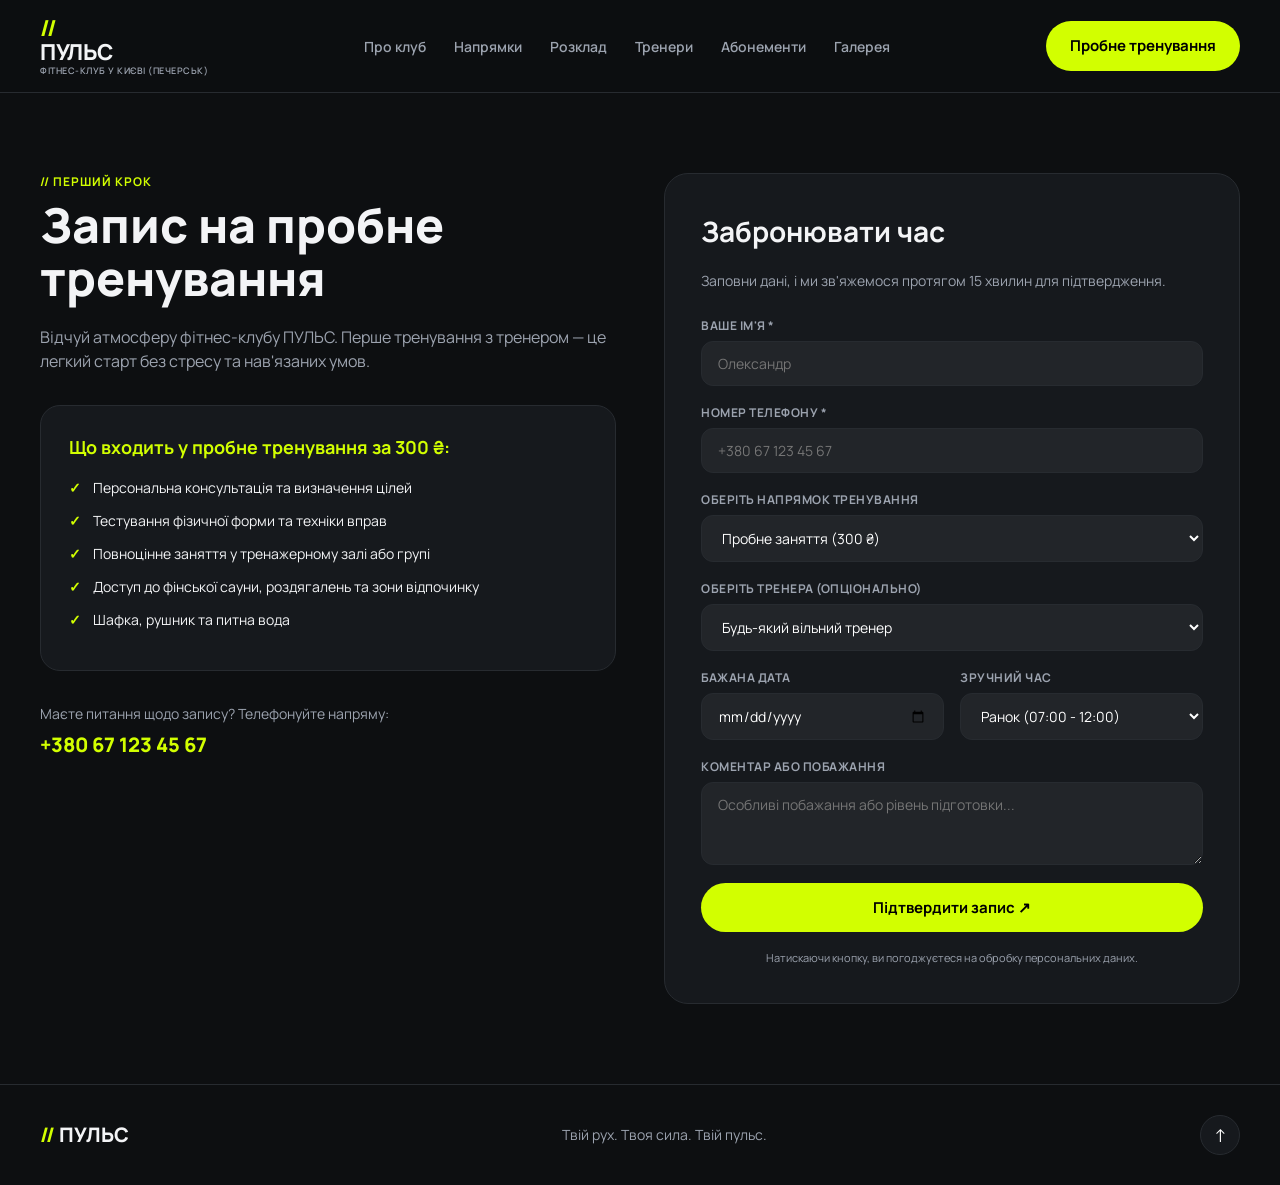
<file: booking.html>
<!DOCTYPE html>
<html lang="uk">
<head>
  <meta charset="UTF-8">
  <meta name="viewport" content="width=device-width, initial-scale=1.0">
  <title>// Запис на тренування — ПУЛЬС</title>
  <link rel="stylesheet" href="style.css">
  <link rel="preconnect" href="https://fonts.googleapis.com">
  <link rel="preconnect" href="https://fonts.gstatic.com" crossorigin>
  <link href="https://fonts.googleapis.com/css2?family=Manrope:wght@400;500;600;700;800&display=swap" rel="stylesheet">
</head>
<body>

  <!-- Навігація -->
  <header class="header">
    <div class="container header-container">
      <a href="index.html" class="logo">
        <span class="logo-accent">//</span> ПУЛЬС
        <span class="logo-sub">ФІТНЕС-КЛУБ У КИЄВІ (ПЕЧЕРСЬК)</span>
      </a>
      <nav class="nav-menu" id="navMenu">
        <a href="index.html#about" class="nav-link">Про клуб</a>
        <a href="index.html#directions" class="nav-link">Напрямки</a>
        <a href="index.html#schedule" class="nav-link">Розклад</a>
        <a href="index.html#trainers" class="nav-link">Тренери</a>
        <a href="index.html#pricing" class="nav-link">Абонементи</a>
        <a href="gallery.html" class="nav-link">Галерея</a>
      </nav>
      <div class="header-actions">
        <a href="booking.html" class="btn btn-primary">Пробне тренування</a>
        <button class="hamburger" id="hamburgerBtn" aria-label="Меню">
          <span></span><span></span><span></span>
        </button>
      </div>
    </div>
  </header>

  <main>
    <section class="booking-section">
      <div class="container">
        <div class="booking-grid">
          
          <!-- Ліва колонка: Інформація -->
          <div class="booking-info-col">
            <span class="section-badge">// ПЕРШИЙ КРОК</span>
            <h1 class="booking-title">Запис на пробне тренування</h1>
            <p class="booking-desc">
              Відчуй атмосферу фітнес-клубу ПУЛЬС. Перше тренування з тренером — це легкий старт без стресу та нав'язаних умов.
            </p>

            <div class="trial-included">
              <h3>Що входить у пробне тренування за 300 ₴:</h3>
              <ul class="included-list">
                <li><span class="check-icon">✓</span> Персональна консультація та визначення цілей</li>
                <li><span class="check-icon">✓</span> Тестування фізичної форми та техніки вправ</li>
                <li><span class="check-icon">✓</span> Повноцінне заняття у тренажерному залі або групі</li>
                <li><span class="check-icon">✓</span> Доступ до фінської сауни, роздягалень та зони відпочинку</li>
                <li><span class="check-icon">✓</span> Шафка, рушник та питна вода</li>
              </ul>
            </div>

            <div class="booking-contacts-snippet">
              <p>Маєте питання щодо запису? Телефонуйте напряму:</p>
              <a href="tel:+380671234567" class="phone-link">+380 67 123 45 67</a>
            </div>
          </div>

          <!-- Права колонка: Форма -->
          <div class="booking-form-col">
            <form class="custom-booking-form" id="mainBookingForm">
              <h2>Забронювати час</h2>
              <p class="form-subtext">Заповни дані, і ми зв'яжемося протягом 15 хвилин для підтвердження.</p>

              <div class="form-group">
                <label for="userName">Ваше ім'я *</label>
                <input type="text" id="userName" placeholder="Олександр" required>
              </div>

              <div class="form-group">
                <label for="userPhone">Номер телефону *</label>
                <input type="tel" id="userPhone" placeholder="+380 67 123 45 67" required>
              </div>

              <div class="form-group">
                <label for="workoutType">Оберіть напрямок тренування</label>
                <select id="workoutType">
                  <option value="trial">Пробне заняття (300 ₴)</option>
                  <option value="power">Силові тренування / Power</option>
                  <option value="cardio">Cardio & HIIT</option>
                  <option value="balance">Йога / Пілатес / Stretching</option>
                  <option value="personal">Персональний тренер</option>
                </select>
              </div>

              <div class="form-group">
                <label for="trainerSelect">Оберіть тренера (опціонально)</label>
                <select id="trainerSelect">
                  <option value="any">Будь-який вільний тренер</option>
                  <option value="bondar">Андрій Бондар (Силове, Functional)</option>
                  <option value="koval">Марія Коваль (Йога, Pilates)</option>
                  <option value="levchenko">Максим Левченко (HIIT, Boxing)</option>
                  <option value="savchuk">Олена Савчук (Йога-Баланс)</option>
                </select>
              </div>

              <div class="form-row">
                <div class="form-group">
                  <label for="preferredDate">Бажана дата</label>
                  <input type="date" id="preferredDate">
                </div>
                <div class="form-group">
                  <label for="preferredTime">Зручний час</label>
                  <select id="preferredTime">
                    <option value="morning">Ранок (07:00 - 12:00)</option>
                    <option value="day">День (12:00 - 17:00)</option>
                    <option value="evening">Вечір (17:00 - 22:00)</option>
                  </select>
                </div>
              </div>

              <div class="form-group">
                <label for="userComment">Коментар або побажання</label>
                <textarea id="userComment" rows="3" placeholder="Особливі побажання або рівень підготовки..."></textarea>
              </div>

              <button type="submit" class="btn btn-primary full-width">Підтвердити запис ↗</button>
              <p class="form-privacy">Натискаючи кнопку, ви погоджуєтеся на обробку персональних даних.</p>
            </form>
          </div>

        </div>
      </div>
    </section>
  </main>

  <!-- Футер -->
  <footer class="footer">
    <div class="container footer-content">
      <div class="footer-logo">
        <span class="logo-accent">//</span> ПУЛЬС
      </div>
      <div class="footer-slogan">Твій рух. Твоя сила. Твій пульс.</div>
      <button class="scroll-top-btn" id="scrollTopBtn" aria-label="Вгору">↑</button>
    </div>
  </footer>

  <script src="script.js"></script>
</body>
</html>
</file>
<file: style.css>
/* --- Скидання та Базові Стилі --- */
* {
  box-sizing: border-box;
  margin: 0;
  padding: 0;
}

:root {
  --bg-dark: #0d0f11;
  --bg-card: #16191d;
  --bg-card-hover: #1f2329;
  --accent: #d2ff00; /* Неоново-салатовий */
  --accent-hover: #b8e600;
  --text-main: #f3f4f6;
  --text-muted: #9ca3af;
  --border-color: #272b30;
  --font-family: 'Manrope', sans-serif;
}

body {
  background-color: var(--bg-dark);
  color: var(--text-main);
  font-family: var(--font-family);
  line-height: 1.5;
  overflow-x: hidden;
}

.container {
  max-width: 1240px;
  margin: 0 auto;
  padding: 0 20px;
}

a {
  color: inherit;
  text-decoration: none;
}

button, input, select, textarea {
  font-family: inherit;
  border: none;
  outline: none;
}

/* --- Кнопки --- */
.btn {
  display: inline-flex;
  align-items: center;
  justify-content: center;
  padding: 14px 24px;
  border-radius: 40px;
  font-weight: 700;
  font-size: 15px;
  cursor: pointer;
  transition: all 0.25s ease;
}

.btn-primary {
  background-color: var(--accent);
  color: #000;
}

.btn-primary:hover {
  background-color: var(--accent-hover);
  transform: translateY(-2px);
}

.btn-outline {
  background-color: transparent;
  color: var(--text-main);
  border: 1px solid var(--border-color);
}

.btn-outline:hover {
  background-color: var(--bg-card);
  border-color: var(--text-muted);
}

.btn-dark {
  background-color: #000;
  color: #fff;
}

.btn-dark:hover {
  background-color: #1a1a1a;
}

.full-width {
  width: 100%;
}

.btn-link {
  background: none;
  color: var(--accent);
  font-weight: 700;
  font-size: 14px;
  cursor: pointer;
  padding: 0;
  display: inline-flex;
  align-items: center;
  gap: 6px;
}

/* --- Навігація --- */
.header {
  position: sticky;
  top: 0;
  z-index: 100;
  background-color: rgba(13, 15, 17, 0.9);
  backdrop-filter: blur(10px);
  border-bottom: 1px solid var(--border-color);
  padding: 16px 0;
}

.header-container {
  display: flex;
  align-items: center;
  justify-content: space-between;
}

.logo {
  font-size: 22px;
  font-weight: 800;
  letter-spacing: -0.5px;
  display: flex;
  flex-direction: column;
  line-height: 1.1;
}

.logo-accent {
  color: var(--accent);
}

.logo-sub {
  font-size: 9px;
  font-weight: 600;
  color: var(--text-muted);
  letter-spacing: 0.5px;
  margin-top: 2px;
}

.nav-menu {
  display: flex;
  gap: 28px;
}

.nav-link {
  font-size: 14px;
  font-weight: 600;
  color: var(--text-muted);
  transition: color 0.2s;
}

.nav-link:hover,
.nav-link.active-link {
  color: var(--accent);
}

.header-actions {
  display: flex;
  align-items: center;
  gap: 16px;
}

.hamburger {
  display: none;
  flex-direction: column;
  gap: 5px;
  background: none;
  cursor: pointer;
}

.hamburger span {
  width: 24px;
  height: 2px;
  background-color: #fff;
}

/* --- Hero Section --- */
.hero-section {
  padding: 80px 0 60px;
  background: radial-gradient(circle at 80% 20%, rgba(210, 255, 0, 0.08) 0%, transparent 50%);
}

.hero-title {
  font-size: 64px;
  line-height: 1.05;
  font-weight: 800;
  margin-bottom: 20px;
  letter-spacing: -1.5px;
}

.highlight {
  color: var(--accent);
}

.hero-description {
  font-size: 18px;
  color: var(--text-muted);
  max-width: 520px;
  margin-bottom: 32px;
}

.hero-btns {
  display: flex;
  gap: 16px;
  margin-bottom: 60px;
}

/* Статистика */
.stats-grid {
  display: grid;
  grid-template-columns: repeat(4, 1fr);
  gap: 20px;
  border-top: 1px solid var(--border-color);
  padding-top: 32px;
}

.stat-num {
  font-size: 32px;
  font-weight: 800;
  color: var(--accent);
}

.stat-label {
  font-size: 13px;
  color: var(--text-muted);
}

/* --- Про клуб --- */
.about-section {
  padding: 80px 0;
}

.section-title {
  font-size: 38px;
  font-weight: 800;
  letter-spacing: -0.5px;
  margin-bottom: 16px;
}

.section-subtitle {
  font-size: 16px;
  color: var(--text-muted);
  max-width: 600px;
}

.features-grid {
  display: grid;
  grid-template-columns: repeat(3, 1fr);
  gap: 24px;
  margin-top: 40px;
}

.feature-card {
  background-color: var(--bg-card);
  padding: 30px;
  border-radius: 16px;
  border: 1px solid var(--border-color);
}

.feature-card h3 {
  font-size: 18px;
  margin-bottom: 12px;
}

.feature-card p {
  color: var(--text-muted);
  font-size: 14px;
}

/* --- Напрямки --- */
.directions-section {
  padding: 80px 0;
  background-color: rgba(255, 255, 255, 0.01);
}

.cards-grid {
  display: grid;
  grid-template-columns: repeat(3, 1fr);
  gap: 24px;
  margin-top: 40px;
}

.dir-card {
  background-color: var(--bg-card);
  border-radius: 20px;
  overflow: hidden;
  border: 1px solid var(--border-color);
  transition: transform 0.3s ease;
}

.dir-card:hover {
  transform: translateY(-5px);
}

.dir-img-wrapper {
  position: relative;
  height: 260px;
}

.dir-img-wrapper img {
  width: 100%;
  height: 100%;
  object-fit: cover;
}

.dir-tag {
  position: absolute;
  top: 16px;
  left: 16px;
  background: rgba(0, 0, 0, 0.7);
  backdrop-filter: blur(5px);
  color: #fff;
  padding: 6px 12px;
  border-radius: 8px;
  font-size: 12px;
  font-weight: 700;
}

.circle-arrow-btn {
  position: absolute;
  bottom: 16px;
  right: 16px;
  width: 44px;
  height: 44px;
  background-color: var(--accent);
  color: #000;
  border-radius: 50%;
  display: flex;
  align-items: center;
  justify-content: center;
  font-weight: 800;
  font-size: 18px;
}

.dir-info {
  padding: 24px;
}

.dir-info h3 {
  font-size: 20px;
  margin-bottom: 8px;
}

.dir-info p {
  color: var(--text-muted);
  font-size: 14px;
  margin-bottom: 16px;
}

.tags-list {
  display: flex;
  gap: 8px;
  flex-wrap: wrap;
}

.tags-list span {
  background-color: rgba(255, 255, 255, 0.05);
  padding: 4px 10px;
  border-radius: 20px;
  font-size: 12px;
  color: var(--text-muted);
}

/* --- Розклад --- */
.schedule-section {
  padding: 80px 0;
}

.schedule-header {
  display: flex;
  justify-content: space-between;
  align-items: flex-end;
  margin-bottom: 30px;
}

.section-badge {
  font-size: 12px;
  font-weight: 700;
  color: var(--accent);
  letter-spacing: 1px;
  margin-bottom: 8px;
  display: block;
}

.schedule-date-nav {
  display: flex;
  align-items: center;
  gap: 12px;
  background-color: var(--bg-card);
  padding: 8px 16px;
  border-radius: 30px;
  font-size: 14px;
  font-weight: 600;
}

.nav-arrow {
  background: none;
  color: #fff;
  cursor: pointer;
  font-size: 16px;
  padding: 0 4px;
}

.nav-arrow:hover {
  color: var(--accent);
}

.filter-tabs {
  display: flex;
  gap: 10px;
  margin-bottom: 24px;
}

.tab-btn {
  background-color: var(--bg-card);
  color: var(--text-muted);
  padding: 10px 20px;
  border-radius: 20px;
  font-weight: 600;
  font-size: 14px;
  cursor: pointer;
  transition: background-color 0.2s, color 0.2s;
}

.tab-btn.active, .tab-btn:hover {
  background-color: var(--accent);
  color: #000;
}

.schedule-table-wrapper {
  overflow-x: auto;
}

.schedule-grid {
  display: grid;
  grid-template-columns: repeat(7, minmax(140px, 1fr));
  gap: 12px;
}

.day-column-header {
  text-align: center;
  padding: 10px;
  background: var(--bg-card);
  border-radius: 10px;
  font-weight: 700;
  font-size: 14px;
  margin-bottom: 8px;
}

.session-card {
  background-color: var(--bg-card);
  border-radius: 12px;
  padding: 14px;
  margin-bottom: 10px;
  border: 1px solid var(--border-color);
  cursor: pointer;
  transition: all 0.2s;
}

.session-card:hover {
  border-color: var(--accent);
  transform: translateY(-2px);
}

.session-card.highlight-card {
  background-color: var(--accent);
  color: #000;
}

.session-card.highlight-card .s-instructor,
.session-card.highlight-card .s-time {
  color: #222;
}

.s-time {
  font-size: 16px;
  font-weight: 800;
  margin-bottom: 4px;
}

.s-title {
  font-size: 14px;
  font-weight: 700;
}

.s-instructor {
  font-size: 12px;
  color: var(--text-muted);
  margin-top: 4px;
}

/* --- Персональний блок --- */
.personal-section {
  padding: 60px 0;
}

.personal-card {
  background-color: var(--accent);
  color: #000;
  border-radius: 24px;
  display: grid;
  grid-template-columns: 1fr 1fr;
  overflow: hidden;
}

.personal-img-col {
  position: relative;
}

.personal-img-col img {
  width: 100%;
  height: 100%;
  object-fit: cover;
}

.personal-tag {
  position: absolute;
  top: 20px;
  left: 20px;
  background: #000;
  color: #fff;
  padding: 6px 12px;
  border-radius: 8px;
  font-size: 12px;
  font-weight: 700;
}

.personal-content-col {
  padding: 60px;
  display: flex;
  flex-direction: column;
  justify-content: center;
}

.sub-badge {
  font-size: 12px;
  font-weight: 800;
  letter-spacing: 1px;
  margin-bottom: 12px;
  opacity: 0.8;
}

.personal-content-col h2 {
  font-size: 42px;
  line-height: 1.1;
  margin-bottom: 16px;
}

.personal-content-col p {
  font-size: 16px;
  margin-bottom: 24px;
  opacity: 0.9;
}

.check-list {
  list-style: none;
  margin-bottom: 32px;
}

.check-list li {
  display: flex;
  align-items: center;
  gap: 12px;
  margin-bottom: 10px;
  font-weight: 600;
}

.check-list span {
  font-size: 12px;
  font-weight: 800;
  border: 1px solid #000;
  padding: 2px 6px;
  border-radius: 4px;
}

.personal-action {
  display: flex;
  align-items: center;
  gap: 24px;
}

.price-from {
  display: flex;
  flex-direction: column;
}

.p-label { font-size: 11px; opacity: 0.7; }
.p-amount { font-size: 22px; font-weight: 800; }
.p-sub { font-size: 11px; opacity: 0.7; }

/* --- Тарифи --- */
.pricing-section {
  padding: 80px 0;
}

.pricing-header {
  text-align: center;
  margin-bottom: 40px;
}

.pricing-header .section-subtitle {
  margin: 0 auto 24px;
}

.pricing-toggle-wrap {
  display: inline-flex;
  align-items: center;
  gap: 12px;
  background: var(--bg-card);
  padding: 8px 16px;
  border-radius: 30px;
  font-weight: 600;
  font-size: 14px;
}

.badge-discount {
  background: var(--accent);
  color: #000;
  padding: 2px 8px;
  border-radius: 10px;
  font-size: 11px;
  font-weight: 800;
}

.switch {
  position: relative;
  display: inline-block;
  width: 44px;
  height: 24px;
}

.switch input { opacity: 0; width: 0; height: 0; }

.slider {
  position: absolute; cursor: pointer;
  top: 0; left: 0; right: 0; bottom: 0;
  background-color: #333;
  transition: .3s;
  border-radius: 24px;
}

.slider:before {
  position: absolute; content: "";
  height: 18px; width: 18px;
  left: 3px; bottom: 3px;
  background-color: white;
  transition: .3s;
  border-radius: 50%;
}

input:checked + .slider { background-color: var(--accent); }
input:checked + .slider:before { transform: translateX(20px); background-color: #000; }

.pricing-grid {
  display: grid;
  grid-template-columns: repeat(3, 1fr);
  gap: 24px;
}

.price-card {
  background-color: var(--bg-card);
  border: 1px solid var(--border-color);
  border-radius: 20px;
  padding: 32px;
  display: flex;
  flex-direction: column;
  justify-content: space-between;
  position: relative;
}

.price-card.featured {
  border-color: var(--accent);
}

.popular-badge {
  position: absolute;
  top: -12px;
  right: 24px;
  background: var(--accent);
  color: #000;
  font-size: 10px;
  font-weight: 800;
  padding: 4px 12px;
  border-radius: 20px;
}

.price-head h3 {
  font-size: 22px;
  margin-bottom: 8px;
}

.card-price {
  font-size: 36px;
  font-weight: 800;
  color: var(--accent);
  margin-bottom: 12px;
}

.card-price .curr {
  font-size: 14px;
  color: var(--text-muted);
  font-weight: 500;
}

.price-head p {
  color: var(--text-muted);
  font-size: 13px;
  margin-bottom: 24px;
}

.price-features {
  list-style: none;
  margin-bottom: 32px;
}

.price-features li {
  font-size: 14px;
  color: var(--text-main);
  margin-bottom: 10px;
}

/* --- Тренери --- */
.trainers-section {
  padding: 80px 0;
}

.section-top-flex {
  display: flex;
  justify-content: space-between;
  align-items: flex-end;
  margin-bottom: 40px;
}

.trainers-grid {
  display: grid;
  grid-template-columns: repeat(4, 1fr);
  gap: 20px;
}

.trainer-card {
  background-color: var(--bg-card);
  border-radius: 16px;
  overflow: hidden;
  border: 1px solid var(--border-color);
}

.trainer-img-wrap {
  position: relative;
  height: 280px;
}

.trainer-img-wrap img {
  width: 100%;
  height: 100%;
  object-fit: cover;
}

.exp-badge {
  position: absolute;
  bottom: 12px;
  left: 12px;
  background: rgba(0, 0, 0, 0.75);
  backdrop-filter: blur(4px);
  color: #fff;
  font-size: 10px;
  font-weight: 700;
  padding: 4px 8px;
  border-radius: 6px;
}

.trainer-body {
  padding: 16px;
}

.trainer-body h3 {
  font-size: 16px;
  margin-bottom: 4px;
}

.trainer-spec {
  font-size: 12px;
  color: var(--text-muted);
  margin-bottom: 12px;
}

/* --- Відгуки --- */
.reviews-section {
  padding: 60px 0;
  background: rgba(255, 255, 255, 0.01);
}

.reviews-top {
  display: flex;
  align-items: center;
  gap: 16px;
  margin-bottom: 32px;
}

.rating-badge {
  background: var(--bg-card);
  border: 1px solid var(--border-color);
  padding: 6px 12px;
  border-radius: 20px;
  font-weight: 800;
  font-size: 14px;
  color: var(--accent);
}

.reviews-grid {
  display: grid;
  grid-template-columns: repeat(3, 1fr);
  gap: 20px;
}

.review-card {
  background: var(--bg-card);
  padding: 24px;
  border-radius: 16px;
  border: 1px solid var(--border-color);
}

.stars { color: var(--accent); margin-bottom: 12px; }

.review-card p {
  font-size: 14px;
  color: var(--text-main);
  margin-bottom: 16px;
  font-style: italic;
}

.author {
  font-size: 13px;
  font-weight: 700;
  color: var(--text-muted);
}

/* --- Перше тренування (Trial) --- */
.trial-section {
  padding: 80px 0;
}

.trial-card {
  background-color: var(--bg-card);
  border-radius: 24px;
  border: 1px solid var(--border-color);
  display: grid;
  grid-template-columns: 1fr 1fr;
  overflow: hidden;
}

.trial-text {
  padding: 60px;
}

.sub-badge-dark {
  font-size: 12px;
  font-weight: 800;
  color: var(--accent);
  letter-spacing: 1px;
  margin-bottom: 12px;
  display: block;
}

.trial-text h2 {
  font-size: 38px;
  margin-bottom: 16px;
}

.trial-text p {
  color: var(--text-muted);
  margin-bottom: 24px;
}

.trial-form {
  display: flex;
  flex-direction: column;
  gap: 12px;
  max-width: 400px;
  margin-bottom: 12px;
}

.trial-form input {
  background: rgba(255, 255, 255, 0.05);
  border: 1px solid var(--border-color);
  padding: 14px 18px;
  border-radius: 30px;
  color: #fff;
  font-size: 14px;
}

.trial-form input:focus {
  border-color: var(--accent);
}

.form-note {
  font-size: 12px !important;
  color: var(--text-muted);
}

.trial-img-wrap {
  position: relative;
}

.trial-img-wrap img {
  width: 100%;
  height: 100%;
  object-fit: cover;
}

.floating-badge {
  position: absolute;
  bottom: 24px;
  left: 24px;
  background: var(--accent);
  color: #000;
  padding: 10px 16px;
  border-radius: 30px;
  font-weight: 800;
  font-size: 13px;
}

/* --- Контакти --- */
.contacts-section {
  padding: 80px 0;
}

.contacts-grid {
  display: grid;
  grid-template-columns: 1fr 1fr;
  gap: 40px;
  align-items: center;
}

.contact-item {
  margin-bottom: 20px;
}

.contact-item strong {
  display: block;
  font-size: 12px;
  color: var(--text-muted);
  margin-bottom: 4px;
}

.contact-item p {
  font-size: 18px;
  font-weight: 600;
}

.social-links {
  display: flex;
  gap: 12px;
  margin-top: 24px;
}

.social-btn {
  background: var(--bg-card);
  border: 1px solid var(--border-color);
  padding: 10px 20px;
  border-radius: 30px;
  font-size: 14px;
  font-weight: 600;
}

.contacts-map {
  position: relative;
  border-radius: 20px;
  overflow: hidden;
  height: 380px;
}

.contacts-map img {
  width: 100%;
  height: 100%;
  object-fit: cover;
}

/* --- Футер --- */
.footer {
  border-top: 1px solid var(--border-color);
  padding: 30px 0;
}

.footer-content {
  display: flex;
  justify-content: space-between;
  align-items: center;
}

.footer-logo {
  font-size: 20px;
  font-weight: 800;
}

.footer-slogan {
  color: var(--text-muted);
  font-size: 14px;
}

.scroll-top-btn {
  width: 40px;
  height: 40px;
  border-radius: 50%;
  background-color: var(--bg-card);
  color: #fff;
  border: 1px solid var(--border-color);
  cursor: pointer;
  font-size: 18px;
  transition: background-color 0.2s;
}

.scroll-top-btn:hover {
  background-color: var(--border-color);
}

/* --- Модальне вікно --- */
.modal-overlay {
  position: fixed;
  top: 0; left: 0; width: 100%; height: 100%;
  background: rgba(0, 0, 0, 0.8);
  backdrop-filter: blur(5px);
  display: none;
  align-items: center;
  justify-content: center;
  z-index: 1000;
}

.modal-overlay.active {
  display: flex;
}

.modal-window {
  background: var(--bg-card);
  border: 1px solid var(--border-color);
  padding: 40px;
  border-radius: 24px;
  max-width: 420px;
  width: 90%;
  position: relative;
}

.modal-close {
  position: absolute;
  top: 16px; right: 20px;
  background: none;
  color: #fff;
  font-size: 28px;
  cursor: pointer;
}

.modal-window h3 {
  font-size: 24px;
  margin-bottom: 8px;
}

.modal-window p {
  color: var(--text-muted);
  font-size: 14px;
  margin-bottom: 20px;
}

.modal-form {
  display: flex;
  flex-direction: column;
  gap: 12px;
}

.modal-form input {
  background: rgba(255, 255, 255, 0.05);
  border: 1px solid var(--border-color);
  padding: 14px 18px;
  border-radius: 30px;
  color: #fff;
}

/* --- СТОРІНКА ЗАПИСУ (booking.html) --- */
.booking-section {
  padding: 80px 0;
}

.booking-grid {
  display: grid;
  grid-template-columns: 1fr 1fr;
  gap: 48px;
  align-items: start;
}

.booking-title {
  font-size: 48px;
  line-height: 1.1;
  margin-bottom: 20px;
  font-weight: 800;
}

.booking-desc {
  font-size: 16px;
  color: var(--text-muted);
  margin-bottom: 32px;
}

.trial-included {
  background: var(--bg-card);
  border: 1px solid var(--border-color);
  padding: 28px;
  border-radius: 20px;
  margin-bottom: 32px;
}

.trial-included h3 {
  font-size: 18px;
  margin-bottom: 16px;
  color: var(--accent);
}

.included-list {
  list-style: none;
}

.included-list li {
  display: flex;
  align-items: flex-start;
  gap: 12px;
  font-size: 14px;
  margin-bottom: 12px;
  color: var(--text-main);
}

.check-icon {
  color: var(--accent);
  font-weight: 800;
}

.booking-contacts-snippet p {
  font-size: 14px;
  color: var(--text-muted);
  margin-bottom: 6px;
}

.phone-link {
  font-size: 20px;
  font-weight: 800;
  color: var(--accent);
}

.custom-booking-form {
  background: var(--bg-card);
  border: 1px solid var(--border-color);
  padding: 36px;
  border-radius: 24px;
  display: flex;
  flex-direction: column;
  gap: 18px;
}

.custom-booking-form h2 {
  font-size: 28px;
}

.form-subtext {
  font-size: 14px;
  color: var(--text-muted);
  margin-bottom: 8px;
}

.form-group {
  display: flex;
  flex-direction: column;
  gap: 6px;
}

.form-group label {
  font-size: 12px;
  font-weight: 700;
  color: var(--text-muted);
  text-transform: uppercase;
  letter-spacing: 0.5px;
}

.form-group input,
.form-group select,
.form-group textarea {
  background: rgba(255, 255, 255, 0.05);
  border: 1px solid var(--border-color);
  padding: 12px 16px;
  border-radius: 12px;
  color: #fff;
  font-size: 14px;
  transition: border-color 0.2s;
}

.form-group select option {
  background-color: var(--bg-card);
  color: #fff;
}

.form-group input:focus,
.form-group select:focus,
.form-group textarea:focus {
  border-color: var(--accent);
  outline: none;
}

.form-row {
  display: grid;
  grid-template-columns: 1fr 1fr;
  gap: 16px;
}

.form-privacy {
  font-size: 11px;
  color: var(--text-muted);
  text-align: center;
}

/* --- СТОРІНКА ГАЛЕРЕЇ (gallery.html) --- */
.gallery-hero-section {
  padding: 80px 0;
}

.gallery-tabs {
  margin: 32px 0;
}

.gallery-grid {
  display: grid;
  grid-template-columns: repeat(3, 1fr);
  gap: 20px;
}

.gallery-item {
  position: relative;
  border-radius: 16px;
  overflow: hidden;
  height: 280px;
  cursor: pointer;
  border: 1px solid var(--border-color);
}

.gallery-item img {
  width: 100%;
  height: 100%;
  object-fit: cover;
  transition: transform 0.4s ease;
}

.gallery-item:hover img {
  transform: scale(1.06);
}

.gallery-overlay {
  position: absolute;
  inset: 0;
  background: linear-gradient(to top, rgba(0,0,0,0.85) 0%, transparent 60%);
  display: flex;
  align-items: flex-end;
  padding: 20px;
  opacity: 0;
  transition: opacity 0.3s ease;
}

.gallery-item:hover .gallery-overlay {
  opacity: 1;
}

.gallery-overlay span {
  font-weight: 700;
  font-size: 15px;
  color: var(--accent);
}

.gallery-cta {
  background: var(--bg-card);
  border: 1px solid var(--border-color);
  border-radius: 24px;
  padding: 48px;
  text-align: center;
  margin-top: 60px;
}

.gallery-cta h2 {
  font-size: 32px;
  margin-bottom: 12px;
}

.gallery-cta p {
  color: var(--text-muted);
  margin-bottom: 24px;
}

/* --- Lightbox --- */
.lightbox {
  position: fixed;
  top: 0; left: 0; width: 100%; height: 100%;
  background: rgba(0, 0, 0, 0.9);
  backdrop-filter: blur(8px);
  display: none;
  align-items: center;
  justify-content: center;
  z-index: 2000;
  flex-direction: column;
}

.lightbox.active {
  display: flex;
}

.lightbox img {
  max-width: 90%;
  max-height: 80vh;
  border-radius: 12px;
  border: 1px solid var(--border-color);
}

.lightbox-caption {
  margin-top: 16px;
  font-size: 16px;
  font-weight: 700;
  color: var(--accent);
}

.lightbox-close {
  position: absolute;
  top: 24px; right: 32px;
  color: #fff;
  font-size: 36px;
  cursor: pointer;
}

/* --- Оптимізація для мобільних пристроїв --- */
@media (max-width: 992px) {
  .hero-title { font-size: 44px; }
  .features-grid, .cards-grid, .pricing-grid, .reviews-grid {
    grid-template-columns: 1fr;
  }
  .trainers-grid {
    grid-template-columns: 1fr 1fr;
  }
  .personal-card, .trial-card, .contacts-grid, .booking-grid {
    grid-template-columns: 1fr;
  }
  .personal-content-col, .trial-text {
    padding: 32px 20px;
  }
  .stats-grid {
    grid-template-columns: repeat(2, 1fr);
  }
  .gallery-grid {
    grid-template-columns: repeat(2, 1fr);
  }
}

@media (max-width: 768px) {
  .nav-menu {
    display: none;
    position: absolute;
    top: 100%;
    left: 0;
    width: 100%;
    background: var(--bg-dark);
    flex-direction: column;
    padding: 20px;
    border-bottom: 1px solid var(--border-color);
  }

  .nav-menu.open {
    display: flex;
  }

  .hamburger {
    display: flex;
  }

  .trainers-grid {
    grid-template-columns: 1fr;
  }

  .hero-btns {
    flex-direction: column;
  }

  .section-title {
    font-size: 28px;
  }
}

@media (max-width: 576px) {
  .gallery-grid {
    grid-template-columns: 1fr;
  }
  .form-row {
    grid-template-columns: 1fr;
  }
  .booking-title {
    font-size: 32px;
  }
}
</file>
